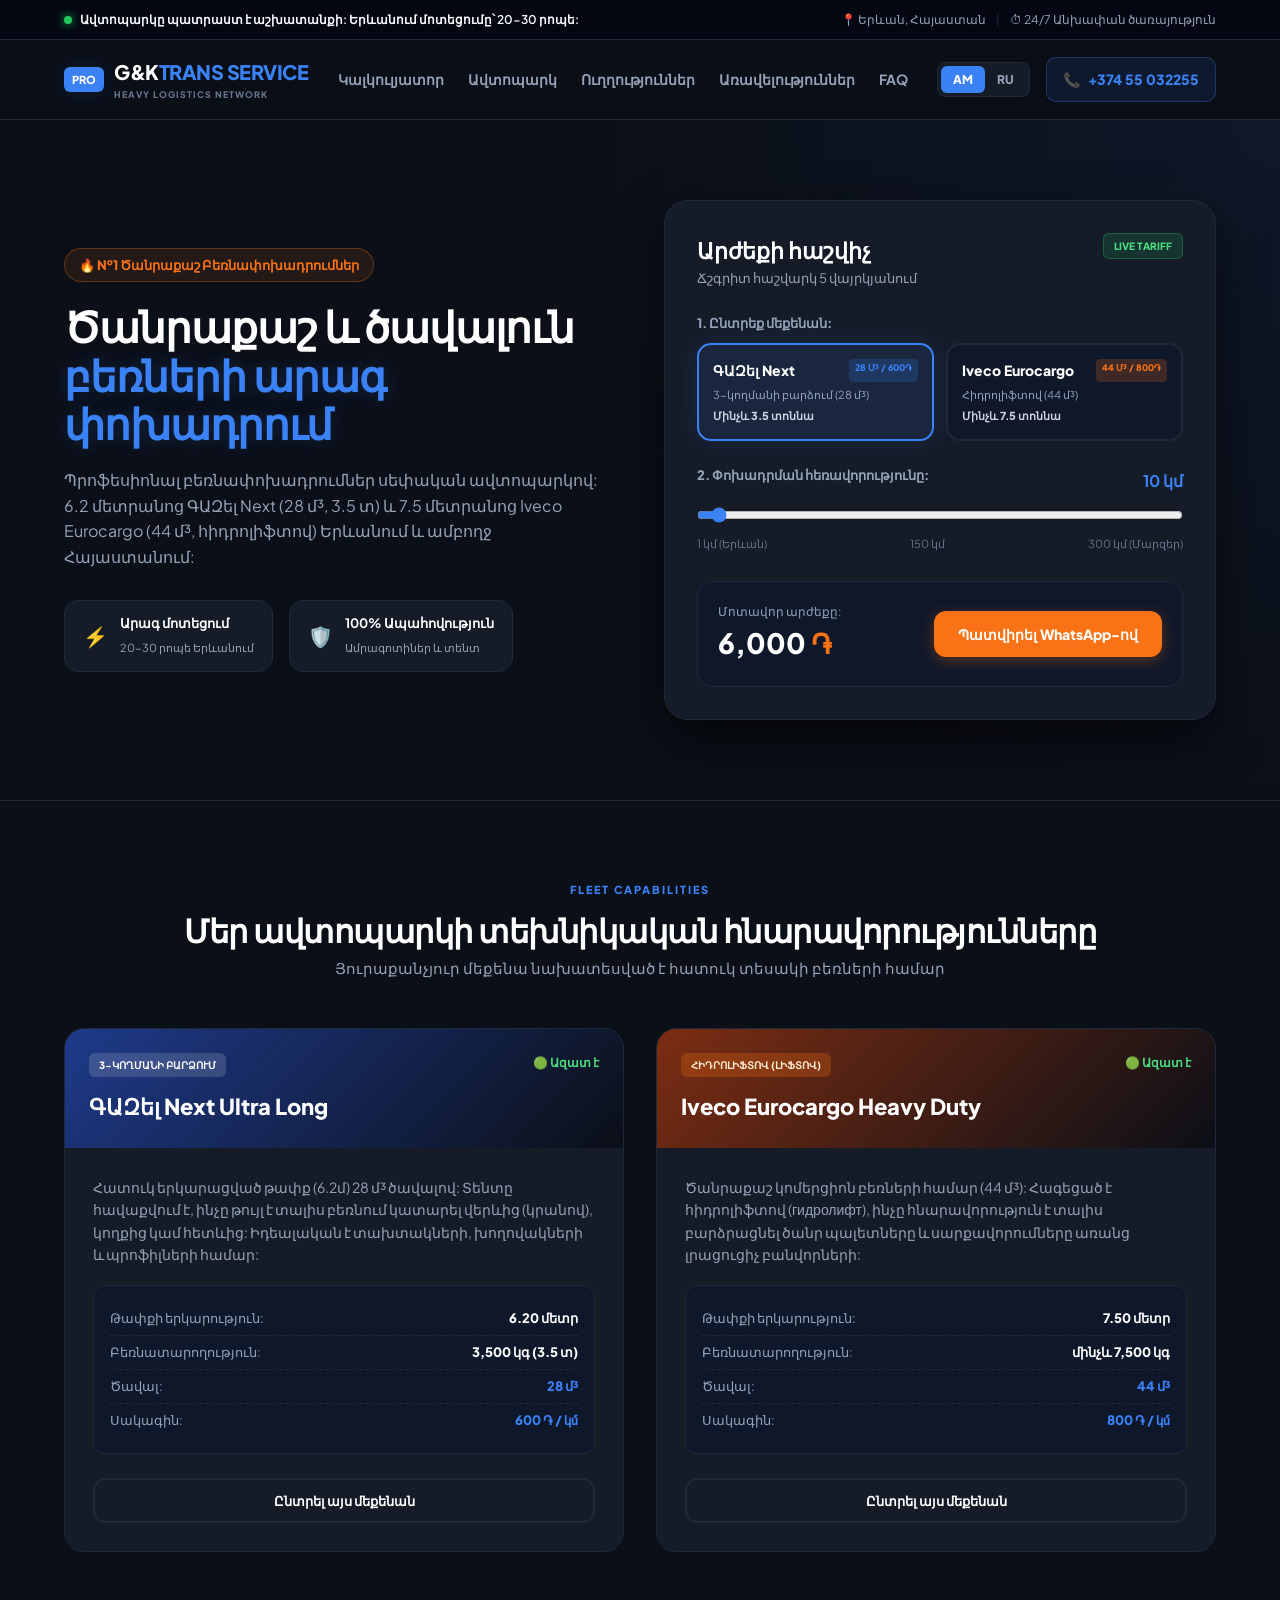
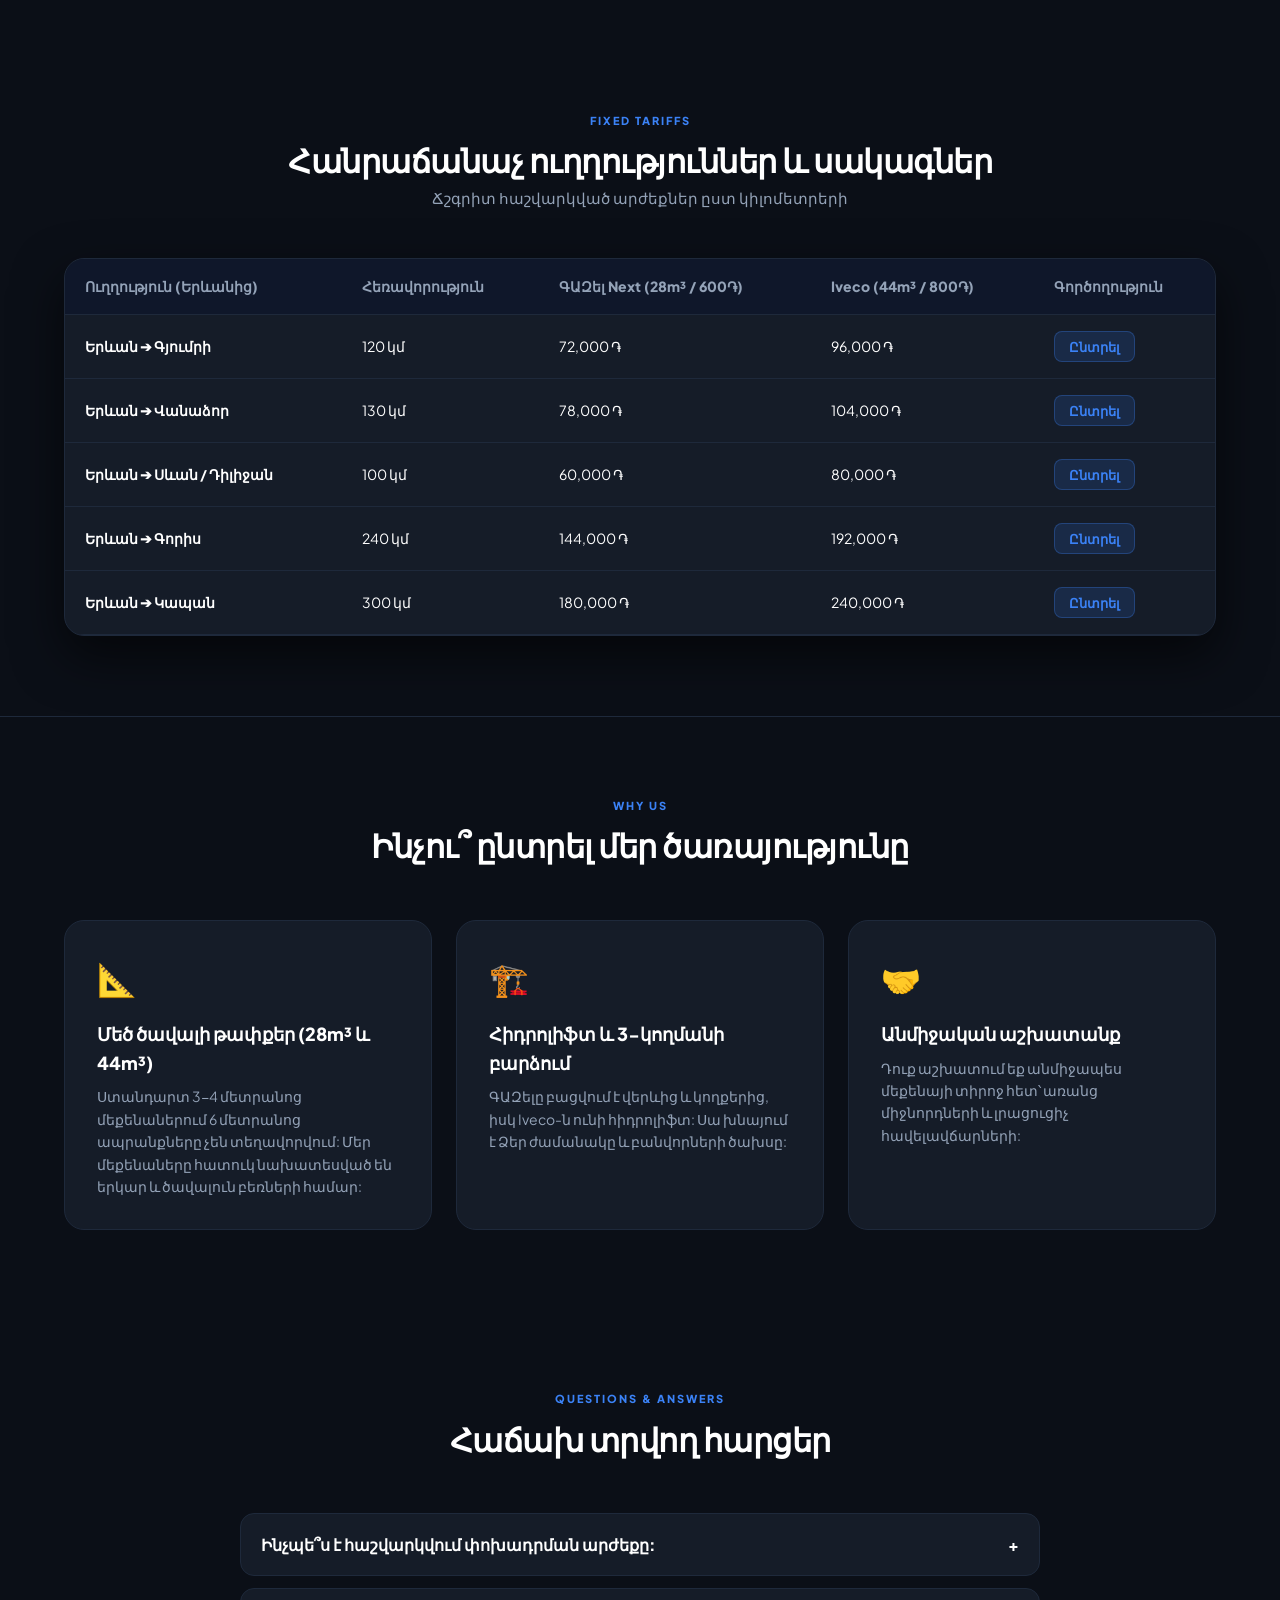
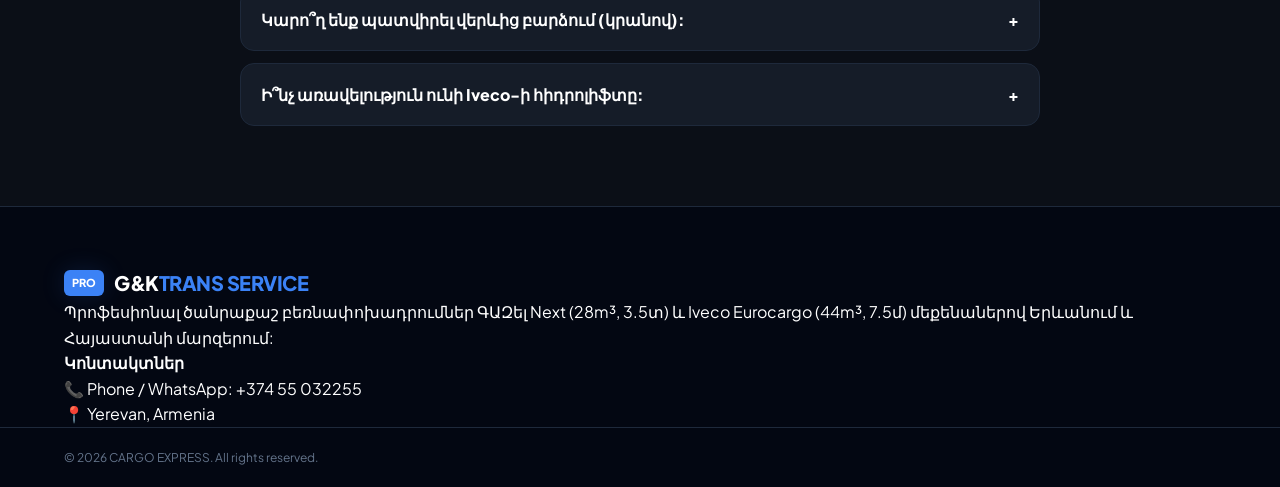
<file: index.html>
<!DOCTYPE html>
<html lang="hy">
<head>
    <meta charset="UTF-8">
    <meta name="viewport" content="width=device-width, initial-scale=1.0">
    <title>CARGO EXPRESS — Պրոֆեսիոնալ Բեռնափոխադրումներ Հայաստանում</title>
    <link rel="stylesheet" href="style.css">
    <link href="https://fonts.googleapis.com/css2?family=Plus+Jakarta+Sans:wght@300;400;500;600;700;800;900&display=swap" rel="stylesheet">
</head>
<body>

    <!-- Notification Bar -->
    <div class="top-announcement">
        <div class="container announcement-content">
            <div class="announcement-left">
                <span class="status-dot"></span>
                <span id="txt-announcement">Ավտոպարկը պատրաստ է աշխատանքի: Երևանում մոտեցումը՝ 20-30 րոպե:</span>
            </div>
            <div class="announcement-right">
                <span>📍 Երևան, Հայաստան</span>
                <span class="sep">|</span>
                <span>⏱ 24/7 Անխափան ծառայություն</span>
            </div>
        </div>
    </div>

    <!-- Navigation Header -->
    <header class="header">
        <div class="container header-container">
            <a href="#" class="logo-box">
                <div class="logo-badge">PRO</div>
                <div class="logo-text-group">
                    <span class="logo-title">G&K<span class="logo-accent">TRANS SERVICE</span></span>
                    <span class="logo-sub">HEAVY LOGISTICS NETWORK</span>
                </div>
            </a>

            <nav class="main-nav">
                <a href="#calc-section" class="nav-link" id="nav-calc">Կալկուլյատոր</a>
                <a href="#fleet-section" class="nav-link" id="nav-fleet">Ավտոպարկ</a>
                <a href="#routes-section" class="nav-link" id="nav-routes">Ուղղություններ</a>
                <a href="#advantages-section" class="nav-link" id="nav-adv">Առավելություններ</a>
                <a href="#faq-section" class="nav-link" id="nav-faq">FAQ</a>
            </nav>

            <div class="header-actions">
                <div class="lang-switch">
                    <button id="btn-hy" class="lang-btn active" onclick="setLanguage('hy')">AM</button>
                    <button id="btn-ru" class="lang-btn" onclick="setLanguage('ru')">RU</button>
                </div>
                <a href="tel:+37499000000" class="phone-button">
                    <span class="phone-icon">📞</span>
                    <span class="phone-text">+374 55 032255</span>
                </a>
            </div>
        </div>
    </header>

    <!-- Hero Section -->
    <section class="hero-section">
        <div class="container hero-layout">
            <div class="hero-content">
                <div class="hero-tag-box">
                    <span class="hero-tag-text" id="txt-hero-tag">🔥 №1 Ծանրաքաշ Բեռնափոխադրումներ</span>
                </div>
                <h1 class="hero-main-title" id="txt-hero-title">
                    Ծանրաքաշ և ծավալուն <br>
                    <span class="title-highlight">բեռների արագ փոխադրում</span>
                </h1>
                <p class="hero-description" id="txt-hero-sub">
                    Պրոֆեսիոնալ բեռնափոխադրումներ սեփական ավտոպարկով: 6.2 մետրանոց ԳԱԶել Next (28 մ³, 3.5 տ) և 7.5 մետրանոց Iveco Eurocargo (44 մ³, հիդրոլիֆտով) Երևանում և ամբողջ Հայաստանում:
                </p>

                <div class="hero-specs-pills">
                    <div class="spec-pill">
                        <span class="pill-icon">⚡</span>
                        <div class="pill-info">
                            <strong id="txt-pill1-t">Արագ մոտեցում</strong>
                            <span id="txt-pill1-s">20-30 րոպե Երևանում</span>
                        </div>
                    </div>
                    <div class="spec-pill">
                        <span class="pill-icon">🛡️</span>
                        <div class="pill-info">
                            <strong id="txt-pill2-t">100% Ապահովություն</strong>
                            <span id="txt-pill2-s">Ամրագոտիներ և տենտ</span>
                        </div>
                    </div>
                </div>
            </div>

            <!-- Heavy Duty Calculator Card -->
            <div class="calc-widget" id="calc-section">
                <div class="widget-header">
                    <div>
                        <h3 id="txt-calc-title">Արժեքի հաշվիչ</h3>
                        <p class="widget-subtitle" id="txt-calc-sub">Ճշգրիտ հաշվարկ 5 վայրկյանում</p>
                    </div>
                    <span class="widget-badge">LIVE TARIFF</span>
                </div>

                <!-- Truck Selector -->
                <div class="widget-step">
                    <label class="step-label" id="txt-step1">1. Ընտրեք մեքենան:</label>
                    <div class="truck-grid-select">
                        <label class="truck-radio-card">
                            <input type="radio" name="truck" value="ГАЗель (28m³)" checked onchange="calculate()">
                            <div class="truck-radio-content">
                                <div class="truck-radio-header">
                                    <span class="truck-radio-title">ԳԱԶել Next</span>
                                    <span class="truck-length-tag">28 Մ³ / 600֏</span>
                                </div>
                                <span class="truck-radio-desc" id="txt-gazelle-desc">3-կողմանի բարձում (28 մ³)</span>
                                <span class="truck-radio-weight" id="txt-gazelle-w">Մինչև 3.5 տոննա</span>
                            </div>
                        </label>

                        <label class="truck-radio-card">
                            <input type="radio" name="truck" value="Iveco Eurocargo (44m³)" onchange="calculate()">
                            <div class="truck-radio-content">
                                <div class="truck-radio-header">
                                    <span class="truck-radio-title">Iveco Eurocargo</span>
                                    <span class="truck-length-tag iveco-tag">44 Մ³ / 800֏</span>
                                </div>
                                <span class="truck-radio-desc" id="txt-iveco-desc">Հիդրոլիֆտով (44 մ³)</span>
                                <span class="truck-radio-weight" id="txt-iveco-w">Մինչև 7.5 տոննա</span>
                            </div>
                        </label>
                    </div>
                </div>

                <!-- Distance Slider -->
                <div class="widget-step">
                    <div class="step-header-flex">
                        <label class="step-label" id="txt-step2">2. Փոխադրման հեռավորությունը:</label>
                        <span class="dist-output"><strong id="dist-val">10</strong> կմ</span>
                    </div>
                    <input type="range" id="distance" min="1" max="300" value="10" oninput="calculate()" class="range-slider">
                    <div class="slider-labels">
                        <span id="txt-range-min">1 կմ (Երևան)</span>
                        <span>150 կմ</span>
                        <span id="txt-range-max">300 կմ (Մարզեր)</span>
                    </div>
                </div>

                <!-- Calculation Result -->
                <div class="widget-result-box">
                    <div class="price-display">
                        <span class="price-title-text" id="txt-price-label">Մոտավոր արժեքը:</span>
                        <div class="price-number"><span id="total-price">6,000</span> <span class="currency-sign">֏</span></div>
                    </div>
                    <button class="action-btn-primary" onclick="openWhatsApp(event)">
                        <span id="txt-btn-wa">Պատվիրել WhatsApp-ով</span>
                    </button>
                </div>
            </div>
        </div>
    </section>

    <!-- Technical Fleet Details Section -->
    <section class="section-fleet" id="fleet-section">
        <div class="container">
            <div class="section-heading">
                <span class="section-sub-tag">FLEET CAPABILITIES</span>
                <h2 id="txt-fleet-heading">Մեր ավտոպարկի տեխնիկական հնարավորությունները</h2>
                <p id="txt-fleet-heading-sub">Յուրաքանչյուր մեքենա նախատեսված է հատուկ տեսակի բեռների համար</p>
            </div>

            <div class="fleet-cards-grid">
                <!-- GAZelle Next Card -->
                <div class="fleet-item-card">
                    <div class="card-banner gazelle-bg">
                        <div class="banner-top">
                            <span class="v-tag">3-ԿՈՂՄԱՆԻ ԲԱՐՁՈՒՄ</span>
                            <span class="v-status">🟢 Ազատ է</span>
                        </div>
                        <h3 class="v-title">ԳԱԶել Next Ultra Long</h3>
                    </div>
                    <div class="card-body">
                        <p class="v-description" id="txt-fleet-gazelle-p">
                            Հատուկ երկարացված թափք (6.2մ) 28 մ³ ծավալով: Տենտը հավաքվում է, ինչը թույլ է տալիս բեռնում կատարել վերևից (կրանով), կողքից կամ հետևից: Իդեալական է տախտակների, խողովակների և պրոֆիլների համար:
                        </p>

                        <div class="specs-table">
                            <div class="spec-row">
                                <span class="spec-key" id="txt-spec-len">Թափքի երկարություն:</span>
                                <span class="spec-val">6.20 մետր</span>
                            </div>
                            <div class="spec-row">
                                <span class="spec-key" id="txt-spec-cap">Բեռնատարողություն:</span>
                                <span class="spec-val">3,500 կգ (3.5 տ)</span>
                            </div>
                            <div class="spec-row">
                                <span class="spec-key" id="txt-spec-vol">Ծավալ:</span>
                                <span class="spec-val highlight-val">28 մ³</span>
                            </div>
                            <div class="spec-row">
                                <span class="spec-key" id="txt-spec-load">Սակագին:</span>
                                <span class="spec-val highlight-val">600 ֏ / կմ</span>
                            </div>
                        </div>

                        <button class="card-action-btn" onclick="selectTruckAndScroll('ГАЗель (28m³)')" id="txt-btn-select-g">Ընտրել այս մեքենան</button>
                    </div>
                </div>

                <!-- Iveco Eurocargo Card -->
                <div class="fleet-item-card">
                    <div class="card-banner iveco-bg">
                        <div class="banner-top">
                            <span class="v-tag iveco-tag-bg">ՀԻԴՐՈԼԻՖՏՈՎ (ԼԻՖՏՈՎ)</span>
                            <span class="v-status">🟢 Ազատ է</span>
                        </div>
                        <h3 class="v-title">Iveco Eurocargo Heavy Duty</h3>
                    </div>
                    <div class="card-body">
                        <p class="v-description" id="txt-fleet-iveco-p">
                            Ծանրաքաշ կոմերցիոն բեռների համար (44 մ³): Հագեցած է հիդրոլիֆտով (гидролифт), ինչը հնարավորություն է տալիս բարձրացնել ծանր պալետները և սարքավորումները առանց լրացուցիչ բանվորների:
                        </p>

                        <div class="specs-table">
                            <div class="spec-row">
                                <span class="spec-key" id="txt-spec-len2">Թափքի երկարություն:</span>
                                <span class="spec-val">7.50 մետր</span>
                            </div>
                            <div class="spec-row">
                                <span class="spec-key" id="txt-spec-cap2">Բեռնատարողություն:</span>
                                <span class="spec-val">մինչև 7,500 կգ</span>
                            </div>
                            <div class="spec-row">
                                <span class="spec-key" id="txt-spec-vol2">Ծավալ:</span>
                                <span class="spec-val highlight-val">44 մ³</span>
                            </div>
                            <div class="spec-row">
                                <span class="spec-key" id="txt-spec-load2">Սակագին:</span>
                                <span class="spec-val highlight-val">800 ֏ / կմ</span>
                            </div>
                        </div>

                        <button class="card-action-btn" onclick="selectTruckAndScroll('Iveco Eurocargo (44m³)')" id="txt-btn-select-i">Ընտրել այս մեքենան</button>
                    </div>
                </div>
            </div>
        </div>
    </section>

    <!-- Popular Routes Price Table -->
    <section class="section-routes" id="routes-section">
        <div class="container">
            <div class="section-heading">
                <span class="section-sub-tag">FIXED TARIFFS</span>
                <h2 id="txt-routes-heading">Հանրաճանաչ ուղղություններ և սակագներ</h2>
                <p id="txt-routes-sub">Ճշգրիտ հաշվարկված արժեքներ ըստ կիլոմետրերի</p>
            </div>

            <div class="routes-table-wrapper">
                <table class="routes-table">
                    <thead>
                        <tr>
                            <th id="th-route">Ուղղություն (Երևանից)</th>
                            <th id="th-dist">Հեռավորություն</th>
                            <th id="th-gazelle">ԳԱԶել Next (28m³ / 600֏)</th>
                            <th id="th-iveco">Iveco (44m³ / 800֏)</th>
                            <th id="th-action">Գործողություն</th>
                        </tr>
                    </thead>
                    <tbody>
                        <tr>
                            <td><strong>Երևան ➔ Գյումրի</strong></td>
                            <td>120 կմ</td>
                            <td>72,000 ֏</td>
                            <td>96,000 ֏</td>
                            <td><button class="table-btn" onclick="setQuickRoute(120)">Ընտրել</button></td>
                        </tr>
                        <tr>
                            <td><strong>Երևան ➔ Վանաձոր</strong></td>
                            <td>130 կմ</td>
                            <td>78,000 ֏</td>
                            <td>104,000 ֏</td>
                            <td><button class="table-btn" onclick="setQuickRoute(130)">Ընտրել</button></td>
                        </tr>
                        <tr>
                            <td><strong>Երևան ➔ Սևան / Դիլիջան</strong></td>
                            <td>100 կմ</td>
                            <td>60,000 ֏</td>
                            <td>80,000 ֏</td>
                            <td><button class="table-btn" onclick="setQuickRoute(100)">Ընտրել</button></td>
                        </tr>
                        <tr>
                            <td><strong>Երևան ➔ Գորիս</strong></td>
                            <td>240 կմ</td>
                            <td>144,000 ֏</td>
                            <td>192,000 ֏</td>
                            <td><button class="table-btn" onclick="setQuickRoute(240)">Ընտրել</button></td>
                        </tr>
                        <tr>
                            <td><strong>Երևան ➔ Կապան</strong></td>
                            <td>300 կմ</td>
                            <td>180,000 ֏</td>
                            <td>240,000 ֏</td>
                            <td><button class="table-btn" onclick="setQuickRoute(300)">Ընտրել</button></td>
                        </tr>
                    </tbody>
                </table>
            </div>
        </div>
    </section>

    <!-- Why Choose Us / Advantages -->
    <section class="section-advantages" id="advantages-section">
        <div class="container">
            <div class="section-heading">
                <span class="section-sub-tag">WHY US</span>
                <h2 id="txt-adv-heading">Ինչու՞ ընտրել մեր ծառայությունը</h2>
            </div>

            <div class="adv-grid">
                <div class="adv-card">
                    <div class="adv-icon">📐</div>
                    <h3 id="txt-adv1-t">Մեծ ծավալի թափքեր (28m³ և 44m³)</h3>
                    <p id="txt-adv1-p">Ստանդարտ 3-4 մետրանոց մեքենաներում 6 մետրանոց ապրանքները չեն տեղավորվում: Մեր մեքենաները հատուկ նախատեսված են երկար և ծավալուն բեռների համար:</p>
                </div>
                <div class="adv-card">
                    <div class="adv-icon">🏗️</div>
                    <h3 id="txt-adv2-t">Հիդրոլիֆտ և 3-կողմանի բարձում</h3>
                    <p id="txt-adv2-p">ԳԱԶելը բացվում է վերևից և կողքերից, իսկ Iveco-ն ունի հիդրոլիֆտ: Սա խնայում է Ձեր ժամանակը և բանվորների ծախսը:</p>
                </div>
                <div class="adv-card">
                    <div class="adv-icon">🤝</div>
                    <h3 id="txt-adv3-t">Անմիջական աշխատանք</h3>
                    <p id="txt-adv3-p">Դուք աշխատում եք անմիջապես մեքենայի տիրոջ հետ՝ առանց միջնորդների և լրացուցիչ հավելավճարների:</p>
                </div>
            </div>
        </div>
    </section>

    <!-- FAQ Section -->
    <section class="section-faq" id="faq-section">
        <div class="container">
            <div class="section-heading">
                <span class="section-sub-tag">QUESTIONS & ANSWERS</span>
                <h2 id="txt-faq-heading">Հաճախ տրվող հարցեր</h2>
            </div>

            <div class="faq-list">
                <div class="faq-item">
                    <button class="faq-question" onclick="toggleFaq(this)">
                        <span id="txt-faq1-q">Ինչպե՞ս է հաշվարկվում փոխադրման արժեքը:</span>
                        <span class="faq-icon">+</span>
                    </button>
                    <div class="faq-answer">
                        <p id="txt-faq1-a">Արժեքը ձևավորվում է ըստ կիլոմետրերի (ԳԱԶել՝ 600 ֏/կմ, Iveco՝ 800 ֏/կմ): Կալկուլյատորում նշված արժեքը վերջնական է:</p>
                    </div>
                </div>

                <div class="faq-item">
                    <button class="faq-question" onclick="toggleFaq(this)">
                        <span id="txt-faq2-q">Կարո՞ղ ենք պատվիրել վերևից բարձում (կրանով):</span>
                        <span class="faq-icon">+</span>
                    </button>
                    <div class="faq-answer">
                        <p id="txt-faq2-a">Այո! ԳԱԶել Next-ի տենտը ամբողջությամբ հավաքվում է, ինչը թույլ է տալիս բեռնումը կատարել վերևից՝ ավտոկրանով կամ մանիպուլյատորով:</p>
                    </div>
                </div>

                <div class="faq-item">
                    <button class="faq-question" onclick="toggleFaq(this)">
                        <span id="txt-faq3-q">Ի՞նչ առավելություն ունի Iveco-ի հիդրոլիֆտը:</span>
                        <span class="faq-icon">+</span>
                    </button>
                    <div class="faq-answer">
                        <p id="txt-faq3-a">Հիդրոլիֆտը թույլ է տալիս ծանր ապրանքները (մինչև 1.5 տոննա մեկ բարձրացումով) գետնից հեշտությամբ բարձրացնել 44մ³ թափքի մակարդակ:</p>
                    </div>
                </div>
            </div>
        </div>
    </section>

    <!-- Footer -->
    <footer class="footer">
        <div class="container footer-content">
            <div class="footer-left">
                <a href="#" class="logo-box">
                    <div class="logo-badge">PRO</div>
                    <div class="logo-text-group">
                        <span class="logo-title" style="color:#fff;">G&K<span class="logo-accent">TRANS SERVICE</span></span>
                    </div>
                </a>
                <p class="footer-desc" id="txt-footer-desc">
                    Պրոֆեսիոնալ ծանրաքաշ բեռնափոխադրումներ ԳԱԶել Next (28m³, 3.5տ) և Iveco Eurocargo (44m³, 7.5մ) մեքենաներով Երևանում և Հայաստանի մարզերում:
                </p>
            </div>
            <div class="footer-right">
                <h4 id="txt-footer-contacts">Կոնտակտներ</h4>
                <p>📞 Phone / WhatsApp: +374 55 032255</p>
                <p>📍 Yerevan, Armenia</p>
            </div>
        </div>
        <div class="footer-bottom">
            <div class="container">
                <p>&copy; 2026 CARGO EXPRESS. All rights reserved.</p>
            </div>
        </div>
    </footer>

    <script src="script.js"></script>
</body>
</html>
</file>
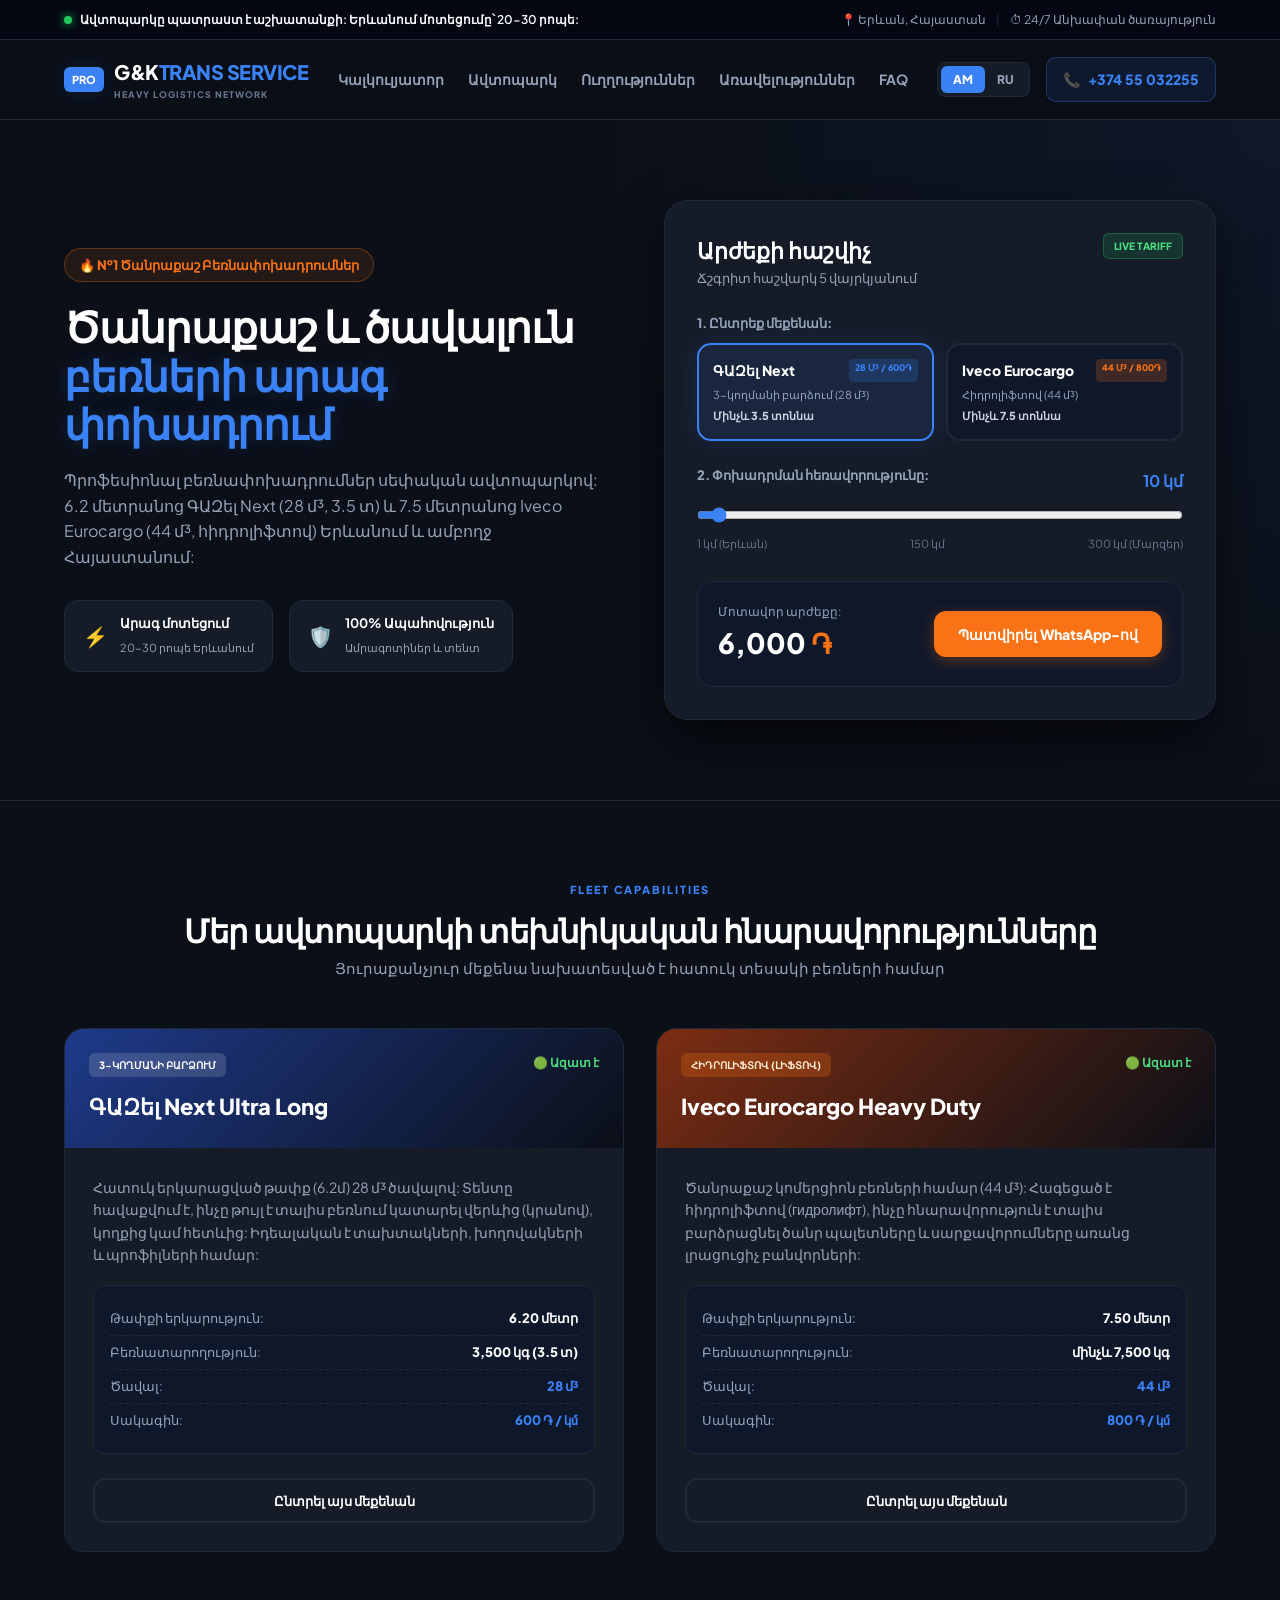
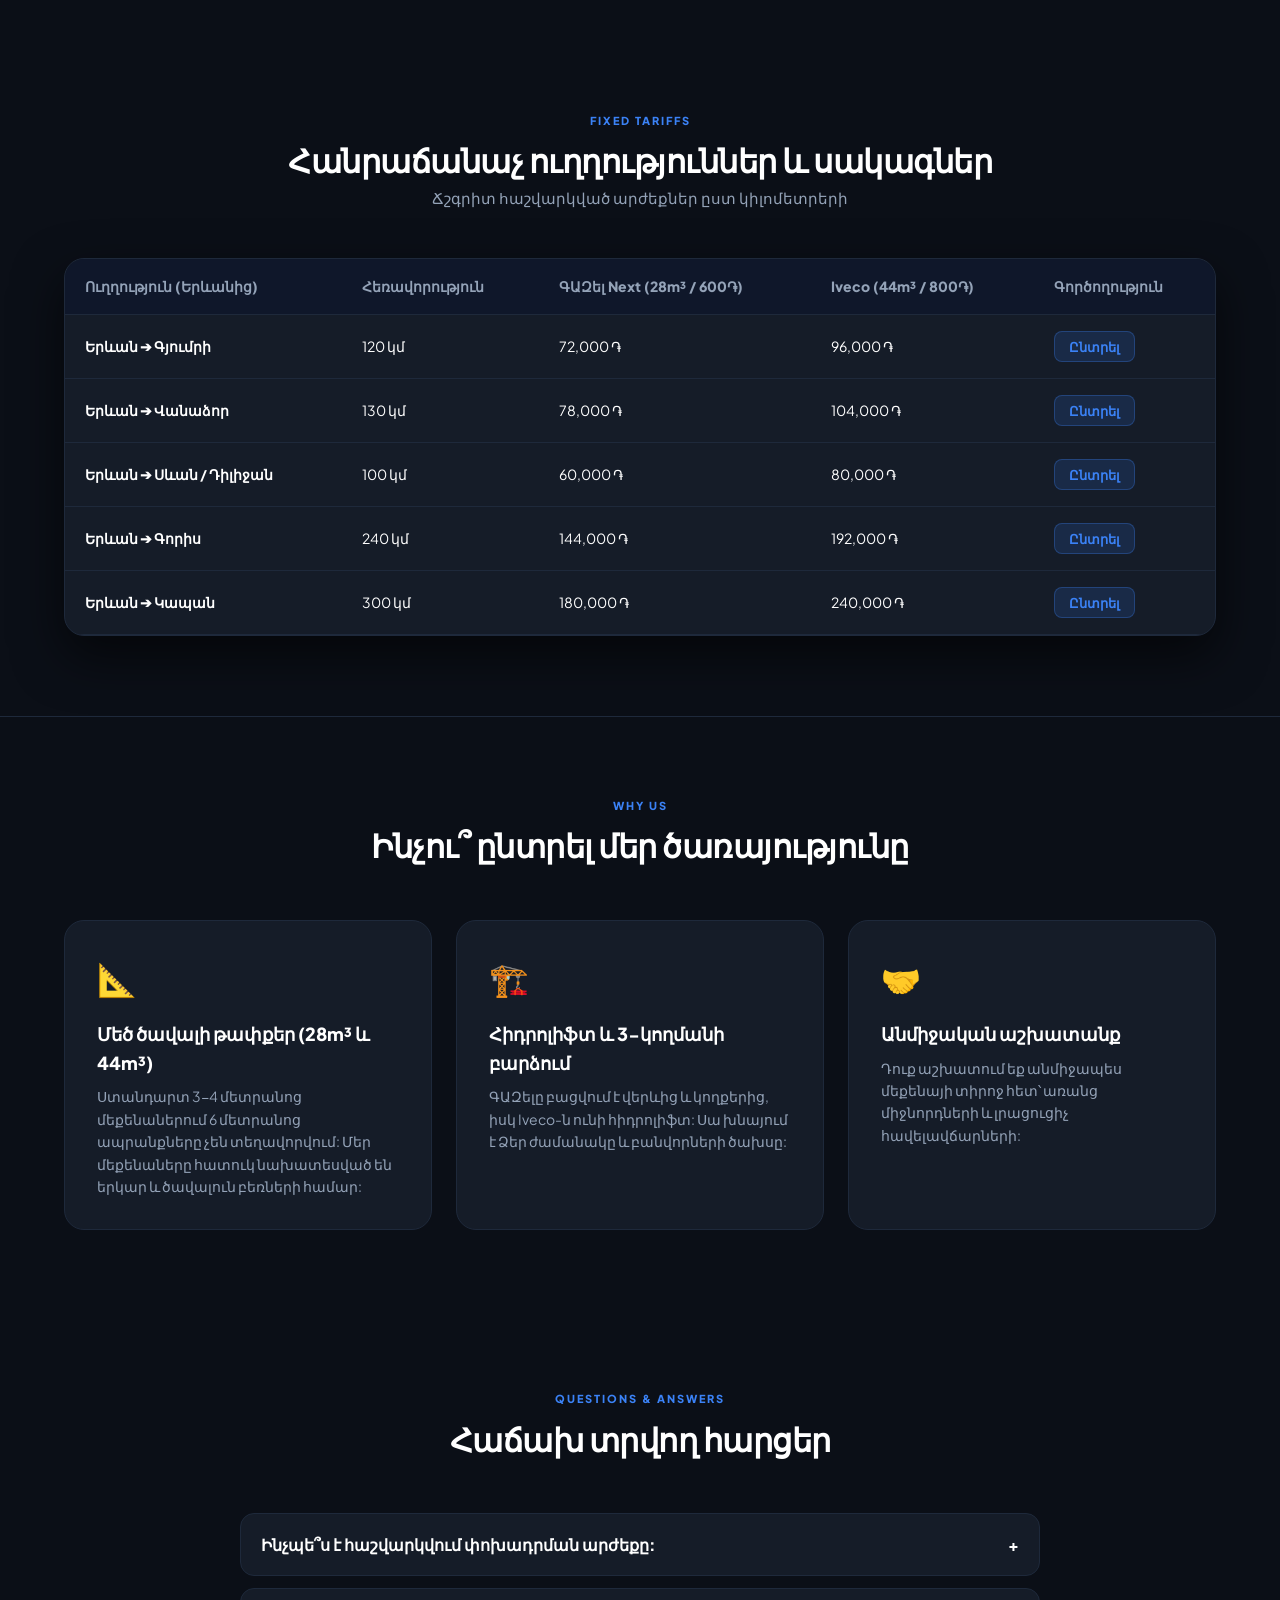
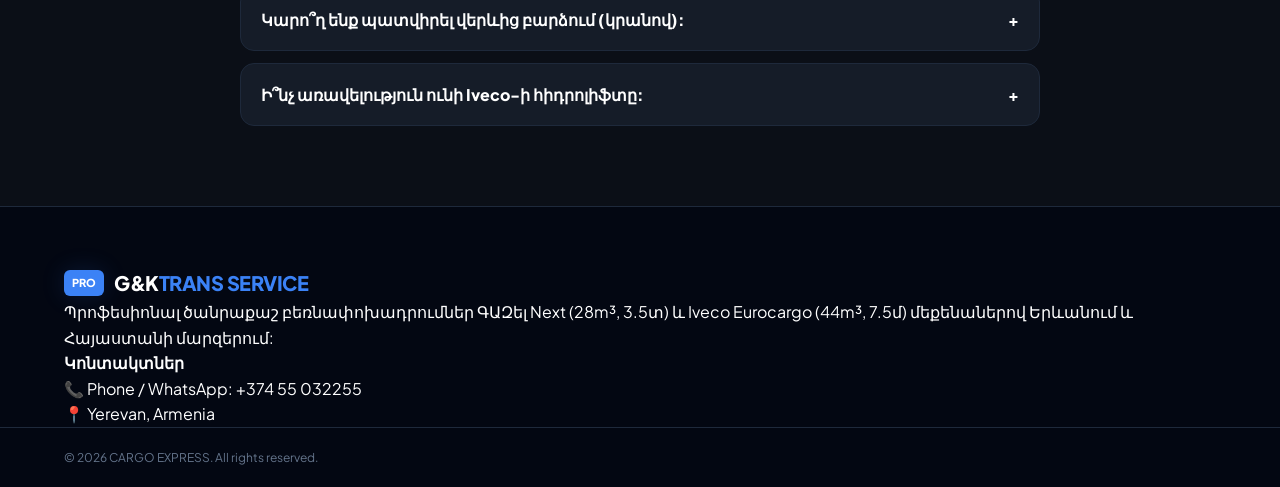
<file: G&K TRANS SERVICE/index.html>
<!DOCTYPE html>
<html lang="hy">
<head>
    <meta charset="UTF-8">
    <meta name="viewport" content="width=device-width, initial-scale=1.0">
    <title>CARGO EXPRESS — Պրոֆեսիոնալ Բեռնափոխադրումներ Հայաստանում</title>
    <link rel="stylesheet" href="style.css">
    <link href="https://fonts.googleapis.com/css2?family=Plus+Jakarta+Sans:wght@300;400;500;600;700;800;900&display=swap" rel="stylesheet">
</head>
<body>

    <!-- Notification Bar -->
    <div class="top-announcement">
        <div class="container announcement-content">
            <div class="announcement-left">
                <span class="status-dot"></span>
                <span id="txt-announcement">Ավտոպարկը պատրաստ է աշխատանքի: Երևանում մոտեցումը՝ 20-30 րոպե:</span>
            </div>
            <div class="announcement-right">
                <span>📍 Երևան, Հայաստան</span>
                <span class="sep">|</span>
                <span>⏱ 24/7 Անխափան ծառայություն</span>
            </div>
        </div>
    </div>

    <!-- Navigation Header -->
    <header class="header">
        <div class="container header-container">
            <a href="#" class="logo-box">
                <div class="logo-badge">PRO</div>
                <div class="logo-text-group">
                    <span class="logo-title">G&K<span class="logo-accent">TRANS SERVICE</span></span>
                    <span class="logo-sub">HEAVY LOGISTICS NETWORK</span>
                </div>
            </a>

            <nav class="main-nav">
                <a href="#calc-section" class="nav-link" id="nav-calc">Կալկուլյատոր</a>
                <a href="#fleet-section" class="nav-link" id="nav-fleet">Ավտոպարկ</a>
                <a href="#routes-section" class="nav-link" id="nav-routes">Ուղղություններ</a>
                <a href="#advantages-section" class="nav-link" id="nav-adv">Առավելություններ</a>
                <a href="#faq-section" class="nav-link" id="nav-faq">FAQ</a>
            </nav>

            <div class="header-actions">
                <div class="lang-switch">
                    <button id="btn-hy" class="lang-btn active" onclick="setLanguage('hy')">AM</button>
                    <button id="btn-ru" class="lang-btn" onclick="setLanguage('ru')">RU</button>
                </div>
                <a href="tel:+37499000000" class="phone-button">
                    <span class="phone-icon">📞</span>
                    <span class="phone-text">+374 55 032255</span>
                </a>
            </div>
        </div>
    </header>

    <!-- Hero Section -->
    <section class="hero-section">
        <div class="container hero-layout">
            <div class="hero-content">
                <div class="hero-tag-box">
                    <span class="hero-tag-text" id="txt-hero-tag">🔥 №1 Ծանրաքաշ Բեռնափոխադրումներ</span>
                </div>
                <h1 class="hero-main-title" id="txt-hero-title">
                    Ծանրաքաշ և ծավալուն <br>
                    <span class="title-highlight">բեռների արագ փոխադրում</span>
                </h1>
                <p class="hero-description" id="txt-hero-sub">
                    Պրոֆեսիոնալ բեռնափոխադրումներ սեփական ավտոպարկով: 6.2 մետրանոց ԳԱԶել Next (28 մ³, 3.5 տ) և 7.5 մետրանոց Iveco Eurocargo (44 մ³, հիդրոլիֆտով) Երևանում և ամբողջ Հայաստանում:
                </p>

                <div class="hero-specs-pills">
                    <div class="spec-pill">
                        <span class="pill-icon">⚡</span>
                        <div class="pill-info">
                            <strong id="txt-pill1-t">Արագ մոտեցում</strong>
                            <span id="txt-pill1-s">20-30 րոպե Երևանում</span>
                        </div>
                    </div>
                    <div class="spec-pill">
                        <span class="pill-icon">🛡️</span>
                        <div class="pill-info">
                            <strong id="txt-pill2-t">100% Ապահովություն</strong>
                            <span id="txt-pill2-s">Ամրագոտիներ և տենտ</span>
                        </div>
                    </div>
                </div>
            </div>

            <!-- Heavy Duty Calculator Card -->
            <div class="calc-widget" id="calc-section">
                <div class="widget-header">
                    <div>
                        <h3 id="txt-calc-title">Արժեքի հաշվիչ</h3>
                        <p class="widget-subtitle" id="txt-calc-sub">Ճշգրիտ հաշվարկ 5 վայրկյանում</p>
                    </div>
                    <span class="widget-badge">LIVE TARIFF</span>
                </div>

                <!-- Truck Selector -->
                <div class="widget-step">
                    <label class="step-label" id="txt-step1">1. Ընտրեք մեքենան:</label>
                    <div class="truck-grid-select">
                        <label class="truck-radio-card">
                            <input type="radio" name="truck" value="ГАЗель (28m³)" checked onchange="calculate()">
                            <div class="truck-radio-content">
                                <div class="truck-radio-header">
                                    <span class="truck-radio-title">ԳԱԶել Next</span>
                                    <span class="truck-length-tag">28 Մ³ / 600֏</span>
                                </div>
                                <span class="truck-radio-desc" id="txt-gazelle-desc">3-կողմանի բարձում (28 մ³)</span>
                                <span class="truck-radio-weight" id="txt-gazelle-w">Մինչև 3.5 տոննա</span>
                            </div>
                        </label>

                        <label class="truck-radio-card">
                            <input type="radio" name="truck" value="Iveco Eurocargo (44m³)" onchange="calculate()">
                            <div class="truck-radio-content">
                                <div class="truck-radio-header">
                                    <span class="truck-radio-title">Iveco Eurocargo</span>
                                    <span class="truck-length-tag iveco-tag">44 Մ³ / 800֏</span>
                                </div>
                                <span class="truck-radio-desc" id="txt-iveco-desc">Հիդրոլիֆտով (44 մ³)</span>
                                <span class="truck-radio-weight" id="txt-iveco-w">Մինչև 7.5 տոննա</span>
                            </div>
                        </label>
                    </div>
                </div>

                <!-- Distance Slider -->
                <div class="widget-step">
                    <div class="step-header-flex">
                        <label class="step-label" id="txt-step2">2. Փոխադրման հեռավորությունը:</label>
                        <span class="dist-output"><strong id="dist-val">10</strong> կմ</span>
                    </div>
                    <input type="range" id="distance" min="1" max="300" value="10" oninput="calculate()" class="range-slider">
                    <div class="slider-labels">
                        <span id="txt-range-min">1 կմ (Երևան)</span>
                        <span>150 կմ</span>
                        <span id="txt-range-max">300 կմ (Մարզեր)</span>
                    </div>
                </div>

                <!-- Calculation Result -->
                <div class="widget-result-box">
                    <div class="price-display">
                        <span class="price-title-text" id="txt-price-label">Մոտավոր արժեքը:</span>
                        <div class="price-number"><span id="total-price">6,000</span> <span class="currency-sign">֏</span></div>
                    </div>
                    <button class="action-btn-primary" onclick="openWhatsApp(event)">
                        <span id="txt-btn-wa">Պատվիրել WhatsApp-ով</span>
                    </button>
                </div>
            </div>
        </div>
    </section>

    <!-- Technical Fleet Details Section -->
    <section class="section-fleet" id="fleet-section">
        <div class="container">
            <div class="section-heading">
                <span class="section-sub-tag">FLEET CAPABILITIES</span>
                <h2 id="txt-fleet-heading">Մեր ավտոպարկի տեխնիկական հնարավորությունները</h2>
                <p id="txt-fleet-heading-sub">Յուրաքանչյուր մեքենա նախատեսված է հատուկ տեսակի բեռների համար</p>
            </div>

            <div class="fleet-cards-grid">
                <!-- GAZelle Next Card -->
                <div class="fleet-item-card">
                    <div class="card-banner gazelle-bg">
                        <div class="banner-top">
                            <span class="v-tag">3-ԿՈՂՄԱՆԻ ԲԱՐՁՈՒՄ</span>
                            <span class="v-status">🟢 Ազատ է</span>
                        </div>
                        <h3 class="v-title">ԳԱԶել Next Ultra Long</h3>
                    </div>
                    <div class="card-body">
                        <p class="v-description" id="txt-fleet-gazelle-p">
                            Հատուկ երկարացված թափք (6.2մ) 28 մ³ ծավալով: Տենտը հավաքվում է, ինչը թույլ է տալիս բեռնում կատարել վերևից (կրանով), կողքից կամ հետևից: Իդեալական է տախտակների, խողովակների և պրոֆիլների համար:
                        </p>

                        <div class="specs-table">
                            <div class="spec-row">
                                <span class="spec-key" id="txt-spec-len">Թափքի երկարություն:</span>
                                <span class="spec-val">6.20 մետր</span>
                            </div>
                            <div class="spec-row">
                                <span class="spec-key" id="txt-spec-cap">Բեռնատարողություն:</span>
                                <span class="spec-val">3,500 կգ (3.5 տ)</span>
                            </div>
                            <div class="spec-row">
                                <span class="spec-key" id="txt-spec-vol">Ծավալ:</span>
                                <span class="spec-val highlight-val">28 մ³</span>
                            </div>
                            <div class="spec-row">
                                <span class="spec-key" id="txt-spec-load">Սակագին:</span>
                                <span class="spec-val highlight-val">600 ֏ / կմ</span>
                            </div>
                        </div>

                        <button class="card-action-btn" onclick="selectTruckAndScroll('ГАЗель (28m³)')" id="txt-btn-select-g">Ընտրել այս մեքենան</button>
                    </div>
                </div>

                <!-- Iveco Eurocargo Card -->
                <div class="fleet-item-card">
                    <div class="card-banner iveco-bg">
                        <div class="banner-top">
                            <span class="v-tag iveco-tag-bg">ՀԻԴՐՈԼԻՖՏՈՎ (ԼԻՖՏՈՎ)</span>
                            <span class="v-status">🟢 Ազատ է</span>
                        </div>
                        <h3 class="v-title">Iveco Eurocargo Heavy Duty</h3>
                    </div>
                    <div class="card-body">
                        <p class="v-description" id="txt-fleet-iveco-p">
                            Ծանրաքաշ կոմերցիոն բեռների համար (44 մ³): Հագեցած է հիդրոլիֆտով (гидролифт), ինչը հնարավորություն է տալիս բարձրացնել ծանր պալետները և սարքավորումները առանց լրացուցիչ բանվորների:
                        </p>

                        <div class="specs-table">
                            <div class="spec-row">
                                <span class="spec-key" id="txt-spec-len2">Թափքի երկարություն:</span>
                                <span class="spec-val">7.50 մետր</span>
                            </div>
                            <div class="spec-row">
                                <span class="spec-key" id="txt-spec-cap2">Բեռնատարողություն:</span>
                                <span class="spec-val">մինչև 7,500 կգ</span>
                            </div>
                            <div class="spec-row">
                                <span class="spec-key" id="txt-spec-vol2">Ծավալ:</span>
                                <span class="spec-val highlight-val">44 մ³</span>
                            </div>
                            <div class="spec-row">
                                <span class="spec-key" id="txt-spec-load2">Սակագին:</span>
                                <span class="spec-val highlight-val">800 ֏ / կմ</span>
                            </div>
                        </div>

                        <button class="card-action-btn" onclick="selectTruckAndScroll('Iveco Eurocargo (44m³)')" id="txt-btn-select-i">Ընտրել այս մեքենան</button>
                    </div>
                </div>
            </div>
        </div>
    </section>

    <!-- Popular Routes Price Table -->
    <section class="section-routes" id="routes-section">
        <div class="container">
            <div class="section-heading">
                <span class="section-sub-tag">FIXED TARIFFS</span>
                <h2 id="txt-routes-heading">Հանրաճանաչ ուղղություններ և սակագներ</h2>
                <p id="txt-routes-sub">Ճշգրիտ հաշվարկված արժեքներ ըստ կիլոմետրերի</p>
            </div>

            <div class="routes-table-wrapper">
                <table class="routes-table">
                    <thead>
                        <tr>
                            <th id="th-route">Ուղղություն (Երևանից)</th>
                            <th id="th-dist">Հեռավորություն</th>
                            <th id="th-gazelle">ԳԱԶել Next (28m³ / 600֏)</th>
                            <th id="th-iveco">Iveco (44m³ / 800֏)</th>
                            <th id="th-action">Գործողություն</th>
                        </tr>
                    </thead>
                    <tbody>
                        <tr>
                            <td><strong>Երևան ➔ Գյումրի</strong></td>
                            <td>120 կմ</td>
                            <td>72,000 ֏</td>
                            <td>96,000 ֏</td>
                            <td><button class="table-btn" onclick="setQuickRoute(120)">Ընտրել</button></td>
                        </tr>
                        <tr>
                            <td><strong>Երևան ➔ Վանաձոր</strong></td>
                            <td>130 կմ</td>
                            <td>78,000 ֏</td>
                            <td>104,000 ֏</td>
                            <td><button class="table-btn" onclick="setQuickRoute(130)">Ընտրել</button></td>
                        </tr>
                        <tr>
                            <td><strong>Երևան ➔ Սևան / Դիլիջան</strong></td>
                            <td>100 կմ</td>
                            <td>60,000 ֏</td>
                            <td>80,000 ֏</td>
                            <td><button class="table-btn" onclick="setQuickRoute(100)">Ընտրել</button></td>
                        </tr>
                        <tr>
                            <td><strong>Երևան ➔ Գորիս</strong></td>
                            <td>240 կմ</td>
                            <td>144,000 ֏</td>
                            <td>192,000 ֏</td>
                            <td><button class="table-btn" onclick="setQuickRoute(240)">Ընտրել</button></td>
                        </tr>
                        <tr>
                            <td><strong>Երևան ➔ Կապան</strong></td>
                            <td>300 կմ</td>
                            <td>180,000 ֏</td>
                            <td>240,000 ֏</td>
                            <td><button class="table-btn" onclick="setQuickRoute(300)">Ընտրել</button></td>
                        </tr>
                    </tbody>
                </table>
            </div>
        </div>
    </section>

    <!-- Why Choose Us / Advantages -->
    <section class="section-advantages" id="advantages-section">
        <div class="container">
            <div class="section-heading">
                <span class="section-sub-tag">WHY US</span>
                <h2 id="txt-adv-heading">Ինչու՞ ընտրել մեր ծառայությունը</h2>
            </div>

            <div class="adv-grid">
                <div class="adv-card">
                    <div class="adv-icon">📐</div>
                    <h3 id="txt-adv1-t">Մեծ ծավալի թափքեր (28m³ և 44m³)</h3>
                    <p id="txt-adv1-p">Ստանդարտ 3-4 մետրանոց մեքենաներում 6 մետրանոց ապրանքները չեն տեղավորվում: Մեր մեքենաները հատուկ նախատեսված են երկար և ծավալուն բեռների համար:</p>
                </div>
                <div class="adv-card">
                    <div class="adv-icon">🏗️</div>
                    <h3 id="txt-adv2-t">Հիդրոլիֆտ և 3-կողմանի բարձում</h3>
                    <p id="txt-adv2-p">ԳԱԶելը բացվում է վերևից և կողքերից, իսկ Iveco-ն ունի հիդրոլիֆտ: Սա խնայում է Ձեր ժամանակը և բանվորների ծախսը:</p>
                </div>
                <div class="adv-card">
                    <div class="adv-icon">🤝</div>
                    <h3 id="txt-adv3-t">Անմիջական աշխատանք</h3>
                    <p id="txt-adv3-p">Դուք աշխատում եք անմիջապես մեքենայի տիրոջ հետ՝ առանց միջնորդների և լրացուցիչ հավելավճարների:</p>
                </div>
            </div>
        </div>
    </section>

    <!-- FAQ Section -->
    <section class="section-faq" id="faq-section">
        <div class="container">
            <div class="section-heading">
                <span class="section-sub-tag">QUESTIONS & ANSWERS</span>
                <h2 id="txt-faq-heading">Հաճախ տրվող հարցեր</h2>
            </div>

            <div class="faq-list">
                <div class="faq-item">
                    <button class="faq-question" onclick="toggleFaq(this)">
                        <span id="txt-faq1-q">Ինչպե՞ս է հաշվարկվում փոխադրման արժեքը:</span>
                        <span class="faq-icon">+</span>
                    </button>
                    <div class="faq-answer">
                        <p id="txt-faq1-a">Արժեքը ձևավորվում է ըստ կիլոմետրերի (ԳԱԶել՝ 600 ֏/կմ, Iveco՝ 800 ֏/կմ): Կալկուլյատորում նշված արժեքը վերջնական է:</p>
                    </div>
                </div>

                <div class="faq-item">
                    <button class="faq-question" onclick="toggleFaq(this)">
                        <span id="txt-faq2-q">Կարո՞ղ ենք պատվիրել վերևից բարձում (կրանով):</span>
                        <span class="faq-icon">+</span>
                    </button>
                    <div class="faq-answer">
                        <p id="txt-faq2-a">Այո! ԳԱԶել Next-ի տենտը ամբողջությամբ հավաքվում է, ինչը թույլ է տալիս բեռնումը կատարել վերևից՝ ավտոկրանով կամ մանիպուլյատորով:</p>
                    </div>
                </div>

                <div class="faq-item">
                    <button class="faq-question" onclick="toggleFaq(this)">
                        <span id="txt-faq3-q">Ի՞նչ առավելություն ունի Iveco-ի հիդրոլիֆտը:</span>
                        <span class="faq-icon">+</span>
                    </button>
                    <div class="faq-answer">
                        <p id="txt-faq3-a">Հիդրոլիֆտը թույլ է տալիս ծանր ապրանքները (մինչև 1.5 տոննա մեկ բարձրացումով) գետնից հեշտությամբ բարձրացնել 44մ³ թափքի մակարդակ:</p>
                    </div>
                </div>
            </div>
        </div>
    </section>

    <!-- Footer -->
    <footer class="footer">
        <div class="container footer-content">
            <div class="footer-left">
                <a href="#" class="logo-box">
                    <div class="logo-badge">PRO</div>
                    <div class="logo-text-group">
                        <span class="logo-title" style="color:#fff;">G&K<span class="logo-accent">TRANS SERVICE</span></span>
                    </div>
                </a>
                <p class="footer-desc" id="txt-footer-desc">
                    Պրոֆեսիոնալ ծանրաքաշ բեռնափոխադրումներ ԳԱԶել Next (28m³, 3.5տ) և Iveco Eurocargo (44m³, 7.5մ) մեքենաներով Երևանում և Հայաստանի մարզերում:
                </p>
            </div>
            <div class="footer-right">
                <h4 id="txt-footer-contacts">Կոնտակտներ</h4>
                <p>📞 Phone / WhatsApp: +374 55 032255</p>
                <p>📍 Yerevan, Armenia</p>
            </div>
        </div>
        <div class="footer-bottom">
            <div class="container">
                <p>&copy; 2026 CARGO EXPRESS. All rights reserved.</p>
            </div>
        </div>
    </footer>

    <script src="script.js"></script>
</body>
</html>
</file>
<file: style.css>
:root {
    --bg-main: #0b0f17;
    --bg-card: #151c28;
    --bg-card-hover: #1e293b;
    --bg-input: #0f172a;
    
    --primary-blue: #3b82f6;
    --primary-glow: rgba(59, 130, 246, 0.25);
    --accent-orange: #f97316;
    --accent-orange-hover: #ea580c;
    
    --text-main: #f8fafc;
    --text-muted: #94a3b8;
    --text-dim: #64748b;
    
    --border-color: #1e293b;
    --border-active: #3b82f6;
    
    --shadow-heavy: 0 20px 50px rgba(0, 0, 0, 0.6);
    --shadow-glow: 0 0 25px rgba(59, 130, 246, 0.15);
}

* { box-sizing: border-box; margin: 0; padding: 0; font-family: 'Plus Jakarta Sans', sans-serif; scroll-behavior: smooth; }

body { background-color: var(--bg-main); color: var(--text-main); line-height: 1.6; }

.container { max-width: 1200px; margin: 0 auto; padding: 0 24px; }

/* Announcement Bar */
.top-announcement { background: #030712; color: var(--text-muted); font-size: 12px; padding: 10px 0; border-bottom: 1px solid var(--border-color); }
.announcement-content { display: flex; justify-content: space-between; align-items: center; }
.announcement-left { display: flex; align-items: center; gap: 8px; color: var(--text-main); font-weight: 600; }
.status-dot { width: 8px; height: 8px; background: #22c55e; border-radius: 50%; box-shadow: 0 0 10px #22c55e; }
.announcement-right .sep { margin: 0 8px; color: var(--border-color); }

/* Header */
.header { background: rgba(11, 15, 23, 0.85); backdrop-filter: blur(12px); border-bottom: 1px solid var(--border-color); position: sticky; top: 0; z-index: 100; padding: 16px 0; }
.header-container { display: flex; justify-content: space-between; align-items: center; }

.logo-box { display: flex; align-items: center; gap: 10px; text-decoration: none; }
.logo-badge { background: var(--primary-blue); color: #fff; font-weight: 900; font-size: 11px; padding: 4px 8px; border-radius: 6px; box-shadow: var(--shadow-glow); }
.logo-title { font-size: 20px; font-weight: 900; color: #fff; letter-spacing: -0.5px; }
.logo-accent { color: var(--primary-blue); }
.logo-sub { display: block; font-size: 9px; color: var(--text-dim); font-weight: 800; letter-spacing: 1px; }

.main-nav { display: flex; gap: 24px; }
.nav-link { text-decoration: none; color: var(--text-muted); font-weight: 700; font-size: 14px; transition: color 0.2s; }
.nav-link:hover { color: var(--primary-blue); }

.header-actions { display: flex; align-items: center; gap: 16px; }
.lang-switch { display: flex; background: var(--bg-card); padding: 3px; border-radius: 8px; border: 1px solid var(--border-color); }
.lang-btn { border: none; background: transparent; padding: 6px 12px; border-radius: 6px; font-weight: 800; font-size: 12px; color: var(--text-muted); cursor: pointer; transition: all 0.2s; }
.lang-btn.active { background: var(--primary-blue); color: #fff; }

.phone-button { display: flex; align-items: center; gap: 8px; background: rgba(59, 130, 246, 0.1); border: 1px solid rgba(59, 130, 246, 0.3); color: var(--primary-blue); text-decoration: none; padding: 10px 16px; border-radius: 10px; font-weight: 800; font-size: 14px; transition: all 0.2s; }
.phone-button:hover { background: var(--primary-blue); color: #fff; }

/* Hero Section */
.hero-section { padding: 80px 0; background: radial-gradient(circle at top right, rgba(59, 130, 246, 0.08), transparent 50%); }
.hero-layout { display: grid; grid-template-columns: 1fr 1fr; gap: 48px; align-items: center; }

.hero-tag-box { display: inline-block; background: rgba(249, 115, 22, 0.1); border: 1px solid rgba(249, 115, 22, 0.3); color: var(--accent-orange); padding: 6px 14px; border-radius: 30px; font-size: 13px; font-weight: 800; margin-bottom: 20px; }
.hero-main-title { font-size: 42px; font-weight: 900; line-height: 1.15; letter-spacing: -1px; margin-bottom: 20px; color: #fff; }
.title-highlight { color: var(--primary-blue); text-shadow: 0 0 20px var(--primary-glow); }
.hero-description { font-size: 16px; color: var(--text-muted); margin-bottom: 30px; }

.hero-specs-pills { display: flex; gap: 16px; }
.spec-pill { display: flex; align-items: center; gap: 12px; background: var(--bg-card); border: 1px solid var(--border-color); padding: 12px 18px; border-radius: 14px; }
.pill-icon { font-size: 20px; }
.pill-info strong { display: block; font-size: 13px; color: #fff; }
.pill-info span { font-size: 11px; color: var(--text-muted); }

/* Calculator Widget */
.calc-widget { background: var(--bg-card); border: 1px solid var(--border-color); border-radius: 24px; padding: 32px; box-shadow: var(--shadow-heavy); }
.widget-header { display: flex; justify-content: space-between; align-items: flex-start; margin-bottom: 24px; }
.widget-header h3 { font-size: 22px; font-weight: 800; color: #fff; }
.widget-subtitle { font-size: 13px; color: var(--text-muted); }
.widget-badge { font-size: 10px; font-weight: 900; background: rgba(34, 197, 94, 0.15); color: #4ade80; border: 1px solid rgba(34, 197, 94, 0.3); padding: 4px 10px; border-radius: 6px; }

.widget-step { margin-bottom: 24px; }
.step-label { font-size: 13px; font-weight: 800; color: var(--text-muted); display: block; margin-bottom: 10px; }

.truck-grid-select { display: grid; grid-template-columns: 1fr 1fr; gap: 12px; }
.truck-radio-card input { display: none; }
.truck-radio-content { background: var(--bg-input); border: 2px solid var(--border-color); padding: 14px; border-radius: 14px; cursor: pointer; transition: all 0.2s; }
.truck-radio-header { display: flex; justify-content: space-between; margin-bottom: 4px; }
.truck-radio-title { font-weight: 800; font-size: 14px; color: #fff; }
.truck-length-tag { font-size: 9px; font-weight: 900; background: rgba(59, 130, 246, 0.2); color: var(--primary-blue); padding: 2px 6px; border-radius: 4px; }
.truck-length-tag.iveco-tag { background: rgba(249, 115, 22, 0.2); color: var(--accent-orange); }
.truck-radio-desc { font-size: 11px; color: var(--text-muted); display: block; }
.truck-radio-weight { font-size: 11px; font-weight: 800; color: #cbd5e1; display: block; margin-top: 4px; }

.truck-radio-card input:checked + .truck-radio-content { border-color: var(--primary-blue); background: rgba(59, 130, 246, 0.1); box-shadow: var(--shadow-glow); }

.step-header-flex { display: flex; justify-content: space-between; align-items: center; margin-bottom: 8px; }
.dist-output { font-size: 16px; font-weight: 800; color: var(--primary-blue); }
.range-slider { width: 100%; accent-color: var(--primary-blue); cursor: pointer; background: var(--bg-input); }
.slider-labels { display: flex; justify-content: space-between; font-size: 11px; color: var(--text-dim); margin-top: 6px; }

.widget-result-box { background: var(--bg-input); border: 1px solid var(--border-color); border-radius: 16px; padding: 20px; display: flex; justify-content: space-between; align-items: center; margin-top: 28px; }
.price-title-text { font-size: 12px; color: var(--text-muted); display: block; }
.price-number { font-size: 28px; font-weight: 900; color: #fff; }
.currency-sign { color: var(--accent-orange); }

.action-btn-primary { background: var(--accent-orange); border: none; color: #fff; padding: 14px 24px; border-radius: 12px; font-weight: 800; font-size: 14px; cursor: pointer; transition: background 0.2s; box-shadow: 0 4px 15px rgba(249, 115, 22, 0.3); }
.action-btn-primary:hover { background: var(--accent-orange-hover); }

/* Fleet Section */
.section-fleet { padding: 80px 0; background: var(--bg-main); border-top: 1px solid var(--border-color); }
.section-heading { text-align: center; margin-bottom: 48px; }
.section-sub-tag { font-size: 11px; font-weight: 900; color: var(--primary-blue); letter-spacing: 2px; display: block; margin-bottom: 6px; }
.section-heading h2 { font-size: 32px; font-weight: 900; letter-spacing: -0.5px; color: #fff; }
.section-heading p { color: var(--text-muted); font-size: 15px; }

.fleet-cards-grid { display: grid; grid-template-columns: 1fr 1fr; gap: 32px; }
.fleet-item-card { background: var(--bg-card); border: 1px solid var(--border-color); border-radius: 20px; overflow: hidden; }
.card-banner { padding: 24px; color: #fff; }
.gazelle-bg { background: linear-gradient(135deg, #1e3a8a, #0b0f17); }
.iveco-bg { background: linear-gradient(135deg, #7c2d12, #0b0f17); }
.banner-top { display: flex; justify-content: space-between; margin-bottom: 12px; }
.v-tag { font-size: 10px; font-weight: 900; background: rgba(255,255,255,0.15); padding: 4px 10px; border-radius: 6px; }
.v-tag.iveco-tag-bg { background: rgba(249, 115, 22, 0.25); color: #ffedd5; }
.v-status { font-size: 12px; font-weight: 700; color: #4ade80; }
.v-title { font-size: 22px; font-weight: 800; }

.card-body { padding: 28px; }
.v-description { color: var(--text-muted); font-size: 14px; margin-bottom: 20px; min-height: 60px; }

.specs-table { background: var(--bg-input); border: 1px solid var(--border-color); border-radius: 12px; padding: 16px; margin-bottom: 24px; }
.spec-row { display: flex; justify-content: space-between; font-size: 13px; padding: 6px 0; border-bottom: 1px dashed var(--border-color); }
.spec-row:last-child { border-bottom: none; }
.spec-key { color: var(--text-muted); }
.spec-val { font-weight: 800; color: #fff; }
.spec-val.highlight-val { color: var(--primary-blue); }

.card-action-btn { width: 100%; background: transparent; border: 2px solid var(--border-color); color: #fff; padding: 12px; border-radius: 12px; font-weight: 800; cursor: pointer; transition: all 0.2s; }
.card-action-btn:hover { border-color: var(--primary-blue); background: var(--primary-blue); }

/* Routes Section */
.section-routes { padding: 80px 0; }
.routes-table-wrapper { background: var(--bg-card); border: 1px solid var(--border-color); border-radius: 20px; overflow: hidden; box-shadow: var(--shadow-heavy); }
.routes-table { width: 100%; border-collapse: collapse; text-align: left; font-size: 14px; }
.routes-table th { background: var(--bg-input); padding: 16px 20px; font-weight: 800; color: var(--text-muted); border-bottom: 1px solid var(--border-color); }
.routes-table td { padding: 16px 20px; border-bottom: 1px solid var(--border-color); color: #fff; }
.table-btn { background: rgba(59, 130, 246, 0.15); border: 1px solid rgba(59, 130, 246, 0.3); color: var(--primary-blue); padding: 6px 14px; border-radius: 8px; font-weight: 800; cursor: pointer; transition: all 0.2s; }
.table-btn:hover { background: var(--primary-blue); color: #fff; }

/* Advantages Section */
.section-advantages { padding: 80px 0; background: var(--bg-main); border-top: 1px solid var(--border-color); }
.adv-grid { display: grid; grid-template-columns: repeat(3, 1fr); gap: 24px; }
.adv-card { background: var(--bg-card); border: 1px solid var(--border-color); padding: 32px; border-radius: 20px; }
.adv-icon { font-size: 32px; margin-bottom: 16px; }
.adv-card h3 { font-size: 18px; font-weight: 800; margin-bottom: 8px; color: #fff; }
.adv-card p { color: var(--text-muted); font-size: 14px; }

/* FAQ Section */
.section-faq { padding: 80px 0; }
.faq-list { max-width: 800px; margin: 0 auto; display: flex; flex-direction: column; gap: 12px; }
.faq-item { background: var(--bg-card); border: 1px solid var(--border-color); border-radius: 14px; overflow: hidden; }
.faq-question { width: 100%; background: transparent; border: none; padding: 20px; display: flex; justify-content: space-between; align-items: center; font-size: 16px; font-weight: 800; text-align: left; cursor: pointer; color: #fff; }
.faq-answer { display: none; padding: 0 20px 20px; color: var(--text-muted); font-size: 14px; }
.faq-item.active .faq-answer { display: block; }
.faq-item.active .faq-arrow { transform: rotate(180deg); color: var(--primary-blue); }

/* Footer */
.footer { background: #030712; color: #fff; padding-top: 60px; border-top: 1px solid var(--border-color); }
.footer-grid { display: grid; grid-template-columns: 2fr 1fr; gap: 48px; padding-bottom: 40px; }
.footer-text { color: var(--text-muted); font-size: 14px; margin-top: 16px; }
.footer-heading { font-size: 16px; font-weight: 800; margin-bottom: 16px; color: #fff; }
.footer-contact-item { color: var(--text-muted); font-size: 14px; margin-bottom: 8px; }
.footer-bottom { border-top: 1px solid var(--border-color); padding: 20px 0; color: var(--text-dim); font-size: 12px; }

@media (max-width: 900px) {
    .hero-layout, .fleet-cards-grid, .adv-grid, .footer-grid { grid-template-columns: 1fr; }
    .main-nav { display: none; }
    .hero-main-title { font-size: 32px; }
    .routes-table-wrapper { overflow-x: auto; }
}
</file>
<file: G&K TRANS SERVICE/style.css>
:root {
    --bg-main: #0b0f17;
    --bg-card: #151c28;
    --bg-card-hover: #1e293b;
    --bg-input: #0f172a;
    
    --primary-blue: #3b82f6;
    --primary-glow: rgba(59, 130, 246, 0.25);
    --accent-orange: #f97316;
    --accent-orange-hover: #ea580c;
    
    --text-main: #f8fafc;
    --text-muted: #94a3b8;
    --text-dim: #64748b;
    
    --border-color: #1e293b;
    --border-active: #3b82f6;
    
    --shadow-heavy: 0 20px 50px rgba(0, 0, 0, 0.6);
    --shadow-glow: 0 0 25px rgba(59, 130, 246, 0.15);
}

* { box-sizing: border-box; margin: 0; padding: 0; font-family: 'Plus Jakarta Sans', sans-serif; scroll-behavior: smooth; }

body { background-color: var(--bg-main); color: var(--text-main); line-height: 1.6; }

.container { max-width: 1200px; margin: 0 auto; padding: 0 24px; }

/* Announcement Bar */
.top-announcement { background: #030712; color: var(--text-muted); font-size: 12px; padding: 10px 0; border-bottom: 1px solid var(--border-color); }
.announcement-content { display: flex; justify-content: space-between; align-items: center; }
.announcement-left { display: flex; align-items: center; gap: 8px; color: var(--text-main); font-weight: 600; }
.status-dot { width: 8px; height: 8px; background: #22c55e; border-radius: 50%; box-shadow: 0 0 10px #22c55e; }
.announcement-right .sep { margin: 0 8px; color: var(--border-color); }

/* Header */
.header { background: rgba(11, 15, 23, 0.85); backdrop-filter: blur(12px); border-bottom: 1px solid var(--border-color); position: sticky; top: 0; z-index: 100; padding: 16px 0; }
.header-container { display: flex; justify-content: space-between; align-items: center; }

.logo-box { display: flex; align-items: center; gap: 10px; text-decoration: none; }
.logo-badge { background: var(--primary-blue); color: #fff; font-weight: 900; font-size: 11px; padding: 4px 8px; border-radius: 6px; box-shadow: var(--shadow-glow); }
.logo-title { font-size: 20px; font-weight: 900; color: #fff; letter-spacing: -0.5px; }
.logo-accent { color: var(--primary-blue); }
.logo-sub { display: block; font-size: 9px; color: var(--text-dim); font-weight: 800; letter-spacing: 1px; }

.main-nav { display: flex; gap: 24px; }
.nav-link { text-decoration: none; color: var(--text-muted); font-weight: 700; font-size: 14px; transition: color 0.2s; }
.nav-link:hover { color: var(--primary-blue); }

.header-actions { display: flex; align-items: center; gap: 16px; }
.lang-switch { display: flex; background: var(--bg-card); padding: 3px; border-radius: 8px; border: 1px solid var(--border-color); }
.lang-btn { border: none; background: transparent; padding: 6px 12px; border-radius: 6px; font-weight: 800; font-size: 12px; color: var(--text-muted); cursor: pointer; transition: all 0.2s; }
.lang-btn.active { background: var(--primary-blue); color: #fff; }

.phone-button { display: flex; align-items: center; gap: 8px; background: rgba(59, 130, 246, 0.1); border: 1px solid rgba(59, 130, 246, 0.3); color: var(--primary-blue); text-decoration: none; padding: 10px 16px; border-radius: 10px; font-weight: 800; font-size: 14px; transition: all 0.2s; }
.phone-button:hover { background: var(--primary-blue); color: #fff; }

/* Hero Section */
.hero-section { padding: 80px 0; background: radial-gradient(circle at top right, rgba(59, 130, 246, 0.08), transparent 50%); }
.hero-layout { display: grid; grid-template-columns: 1fr 1fr; gap: 48px; align-items: center; }

.hero-tag-box { display: inline-block; background: rgba(249, 115, 22, 0.1); border: 1px solid rgba(249, 115, 22, 0.3); color: var(--accent-orange); padding: 6px 14px; border-radius: 30px; font-size: 13px; font-weight: 800; margin-bottom: 20px; }
.hero-main-title { font-size: 42px; font-weight: 900; line-height: 1.15; letter-spacing: -1px; margin-bottom: 20px; color: #fff; }
.title-highlight { color: var(--primary-blue); text-shadow: 0 0 20px var(--primary-glow); }
.hero-description { font-size: 16px; color: var(--text-muted); margin-bottom: 30px; }

.hero-specs-pills { display: flex; gap: 16px; }
.spec-pill { display: flex; align-items: center; gap: 12px; background: var(--bg-card); border: 1px solid var(--border-color); padding: 12px 18px; border-radius: 14px; }
.pill-icon { font-size: 20px; }
.pill-info strong { display: block; font-size: 13px; color: #fff; }
.pill-info span { font-size: 11px; color: var(--text-muted); }

/* Calculator Widget */
.calc-widget { background: var(--bg-card); border: 1px solid var(--border-color); border-radius: 24px; padding: 32px; box-shadow: var(--shadow-heavy); }
.widget-header { display: flex; justify-content: space-between; align-items: flex-start; margin-bottom: 24px; }
.widget-header h3 { font-size: 22px; font-weight: 800; color: #fff; }
.widget-subtitle { font-size: 13px; color: var(--text-muted); }
.widget-badge { font-size: 10px; font-weight: 900; background: rgba(34, 197, 94, 0.15); color: #4ade80; border: 1px solid rgba(34, 197, 94, 0.3); padding: 4px 10px; border-radius: 6px; }

.widget-step { margin-bottom: 24px; }
.step-label { font-size: 13px; font-weight: 800; color: var(--text-muted); display: block; margin-bottom: 10px; }

.truck-grid-select { display: grid; grid-template-columns: 1fr 1fr; gap: 12px; }
.truck-radio-card input { display: none; }
.truck-radio-content { background: var(--bg-input); border: 2px solid var(--border-color); padding: 14px; border-radius: 14px; cursor: pointer; transition: all 0.2s; }
.truck-radio-header { display: flex; justify-content: space-between; margin-bottom: 4px; }
.truck-radio-title { font-weight: 800; font-size: 14px; color: #fff; }
.truck-length-tag { font-size: 9px; font-weight: 900; background: rgba(59, 130, 246, 0.2); color: var(--primary-blue); padding: 2px 6px; border-radius: 4px; }
.truck-length-tag.iveco-tag { background: rgba(249, 115, 22, 0.2); color: var(--accent-orange); }
.truck-radio-desc { font-size: 11px; color: var(--text-muted); display: block; }
.truck-radio-weight { font-size: 11px; font-weight: 800; color: #cbd5e1; display: block; margin-top: 4px; }

.truck-radio-card input:checked + .truck-radio-content { border-color: var(--primary-blue); background: rgba(59, 130, 246, 0.1); box-shadow: var(--shadow-glow); }

.step-header-flex { display: flex; justify-content: space-between; align-items: center; margin-bottom: 8px; }
.dist-output { font-size: 16px; font-weight: 800; color: var(--primary-blue); }
.range-slider { width: 100%; accent-color: var(--primary-blue); cursor: pointer; background: var(--bg-input); }
.slider-labels { display: flex; justify-content: space-between; font-size: 11px; color: var(--text-dim); margin-top: 6px; }

.widget-result-box { background: var(--bg-input); border: 1px solid var(--border-color); border-radius: 16px; padding: 20px; display: flex; justify-content: space-between; align-items: center; margin-top: 28px; }
.price-title-text { font-size: 12px; color: var(--text-muted); display: block; }
.price-number { font-size: 28px; font-weight: 900; color: #fff; }
.currency-sign { color: var(--accent-orange); }

.action-btn-primary { background: var(--accent-orange); border: none; color: #fff; padding: 14px 24px; border-radius: 12px; font-weight: 800; font-size: 14px; cursor: pointer; transition: background 0.2s; box-shadow: 0 4px 15px rgba(249, 115, 22, 0.3); }
.action-btn-primary:hover { background: var(--accent-orange-hover); }

/* Fleet Section */
.section-fleet { padding: 80px 0; background: var(--bg-main); border-top: 1px solid var(--border-color); }
.section-heading { text-align: center; margin-bottom: 48px; }
.section-sub-tag { font-size: 11px; font-weight: 900; color: var(--primary-blue); letter-spacing: 2px; display: block; margin-bottom: 6px; }
.section-heading h2 { font-size: 32px; font-weight: 900; letter-spacing: -0.5px; color: #fff; }
.section-heading p { color: var(--text-muted); font-size: 15px; }

.fleet-cards-grid { display: grid; grid-template-columns: 1fr 1fr; gap: 32px; }
.fleet-item-card { background: var(--bg-card); border: 1px solid var(--border-color); border-radius: 20px; overflow: hidden; }
.card-banner { padding: 24px; color: #fff; }
.gazelle-bg { background: linear-gradient(135deg, #1e3a8a, #0b0f17); }
.iveco-bg { background: linear-gradient(135deg, #7c2d12, #0b0f17); }
.banner-top { display: flex; justify-content: space-between; margin-bottom: 12px; }
.v-tag { font-size: 10px; font-weight: 900; background: rgba(255,255,255,0.15); padding: 4px 10px; border-radius: 6px; }
.v-tag.iveco-tag-bg { background: rgba(249, 115, 22, 0.25); color: #ffedd5; }
.v-status { font-size: 12px; font-weight: 700; color: #4ade80; }
.v-title { font-size: 22px; font-weight: 800; }

.card-body { padding: 28px; }
.v-description { color: var(--text-muted); font-size: 14px; margin-bottom: 20px; min-height: 60px; }

.specs-table { background: var(--bg-input); border: 1px solid var(--border-color); border-radius: 12px; padding: 16px; margin-bottom: 24px; }
.spec-row { display: flex; justify-content: space-between; font-size: 13px; padding: 6px 0; border-bottom: 1px dashed var(--border-color); }
.spec-row:last-child { border-bottom: none; }
.spec-key { color: var(--text-muted); }
.spec-val { font-weight: 800; color: #fff; }
.spec-val.highlight-val { color: var(--primary-blue); }

.card-action-btn { width: 100%; background: transparent; border: 2px solid var(--border-color); color: #fff; padding: 12px; border-radius: 12px; font-weight: 800; cursor: pointer; transition: all 0.2s; }
.card-action-btn:hover { border-color: var(--primary-blue); background: var(--primary-blue); }

/* Routes Section */
.section-routes { padding: 80px 0; }
.routes-table-wrapper { background: var(--bg-card); border: 1px solid var(--border-color); border-radius: 20px; overflow: hidden; box-shadow: var(--shadow-heavy); }
.routes-table { width: 100%; border-collapse: collapse; text-align: left; font-size: 14px; }
.routes-table th { background: var(--bg-input); padding: 16px 20px; font-weight: 800; color: var(--text-muted); border-bottom: 1px solid var(--border-color); }
.routes-table td { padding: 16px 20px; border-bottom: 1px solid var(--border-color); color: #fff; }
.table-btn { background: rgba(59, 130, 246, 0.15); border: 1px solid rgba(59, 130, 246, 0.3); color: var(--primary-blue); padding: 6px 14px; border-radius: 8px; font-weight: 800; cursor: pointer; transition: all 0.2s; }
.table-btn:hover { background: var(--primary-blue); color: #fff; }

/* Advantages Section */
.section-advantages { padding: 80px 0; background: var(--bg-main); border-top: 1px solid var(--border-color); }
.adv-grid { display: grid; grid-template-columns: repeat(3, 1fr); gap: 24px; }
.adv-card { background: var(--bg-card); border: 1px solid var(--border-color); padding: 32px; border-radius: 20px; }
.adv-icon { font-size: 32px; margin-bottom: 16px; }
.adv-card h3 { font-size: 18px; font-weight: 800; margin-bottom: 8px; color: #fff; }
.adv-card p { color: var(--text-muted); font-size: 14px; }

/* FAQ Section */
.section-faq { padding: 80px 0; }
.faq-list { max-width: 800px; margin: 0 auto; display: flex; flex-direction: column; gap: 12px; }
.faq-item { background: var(--bg-card); border: 1px solid var(--border-color); border-radius: 14px; overflow: hidden; }
.faq-question { width: 100%; background: transparent; border: none; padding: 20px; display: flex; justify-content: space-between; align-items: center; font-size: 16px; font-weight: 800; text-align: left; cursor: pointer; color: #fff; }
.faq-answer { display: none; padding: 0 20px 20px; color: var(--text-muted); font-size: 14px; }
.faq-item.active .faq-answer { display: block; }
.faq-item.active .faq-arrow { transform: rotate(180deg); color: var(--primary-blue); }

/* Footer */
.footer { background: #030712; color: #fff; padding-top: 60px; border-top: 1px solid var(--border-color); }
.footer-grid { display: grid; grid-template-columns: 2fr 1fr; gap: 48px; padding-bottom: 40px; }
.footer-text { color: var(--text-muted); font-size: 14px; margin-top: 16px; }
.footer-heading { font-size: 16px; font-weight: 800; margin-bottom: 16px; color: #fff; }
.footer-contact-item { color: var(--text-muted); font-size: 14px; margin-bottom: 8px; }
.footer-bottom { border-top: 1px solid var(--border-color); padding: 20px 0; color: var(--text-dim); font-size: 12px; }

@media (max-width: 900px) {
    .hero-layout, .fleet-cards-grid, .adv-grid, .footer-grid { grid-template-columns: 1fr; }
    .main-nav { display: none; }
    .hero-main-title { font-size: 32px; }
    .routes-table-wrapper { overflow-x: auto; }
}
</file>
